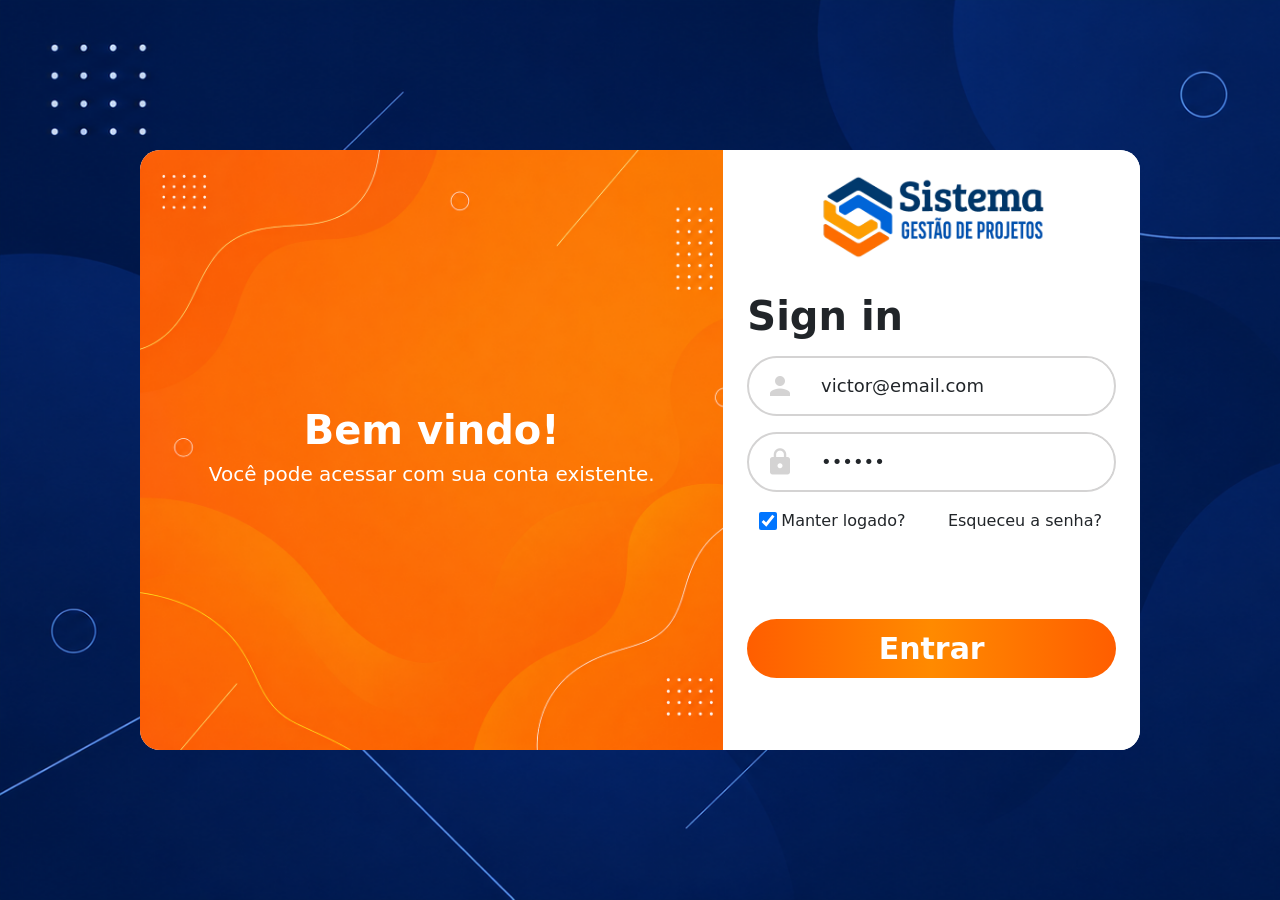
<file: login.html>
<!DOCTYPE html>
<html lang="en">

<head>
    <meta charset="UTF-8">
    <meta name="viewport" content="width=device-width, initial-scale=1.0">
    <title>Sistema Gestão de Projetos</title>
    <link rel="icon" type="image/png" href="img/icon.png">
    <link href="https://fonts.googleapis.com/css2?family=Material+Symbols+Outlined" rel="stylesheet" />
    <link href="https://fonts.googleapis.com/icon?family=Material+Icons" rel="stylesheet">
    <link rel="stylesheet" href="css/bootstrap.css">
    <link rel="stylesheet" href="css/style.css">
</head>

<body>
    <div class="container-fluid backgroundLogin">
        <div class="row">
            <!-- JANELA -->
            <div class="col-12 d-flex align-items-center justify-content-center" style="height: 100vh;">
                <!-- BLOCO DE BOAS VINDAS -->
                <div class="card row overflow-hidden">
                    <div
                        class="col-5 col-md-7 h-100 d-flex flex-column align-items-center justify-content-center boardWelcome">
                        <h1 class="text-white"><b>Bem vindo!</b></h1>
                        <h5 class="text-white">Você pode acessar com sua conta existente.</h5>
                    </div>
                    <!-- COLUNA DE LOGIN -->
                    <div class="col-7 col-md-5 h-100 px-0 d-flex align-items-center justify-content-center bg-white">
                        <!-- ÁREA DE LOGIN -->
                        <div class="w-100 h-100 mx-3 px-2 ">
                            <div class="row">
                                <div class="col-12 d-flex align-items-center justify-content-center my-4 mx-0">
                                    <img src="img/logo_2.png" alt="" style="width: clamp(150px, 30vw, 230px)">
                                </div>
                            </div>

                            <h1 class="my-2 mx-0"><b>Sign in</b></h1>

                            <form action="">
                                <!-- EMAIL -->
                                <div class="my-3 mx-0 inputLogin overflow-hidden">
                                    <div class="row input-group d-flex align-items-center h-100 m-0">
                                        <div
                                            class="col-2 h-100 d-flex flex-row align-items-center justify-content-center  px-0">
                                            <span class="material-icons">person</span>
                                        </div>
                                        <div class="col-10 h-100 px-0">
                                            <input type="email" id="emailLogin" name="emailLogin" class="form-control camposLogin"
                                                placeholder="email@email.com" autocomplete="off" required>
                                            <div class="invalid-feedback">Informe o email.</div>
                                        </div>
                                    </div>
                                </div>

                                <!-- SENHA -->
                                <div class="mb-3 inputLogin overflow-hidden px-0">
                                    <div class="row input-group d-flex align-items-center h-100 m-0">
                                        <div
                                            class="col-2 h-100 d-flex flex-row align-items-center justify-content-center  px-0">
                                            <span class="material-icons">lock</span>
                                        </div>
                                        <div class="col-10 h-100 px-0">
                                            <input type="password" id="senhaLogin" name="senhaLogin"
                                                class="form-control camposLogin" placeholder="Senha" maxlength="19"
                                                autocomplete="off" required>
                                            <div class="invalid-feedback">Insira uma senha</div>

                                        </div>
                                    </div>
                                </div>
                                <!-- MANTER LOGADO E ESQUECEU A SENHA -->
                                <div class="mb-3 overflow-hidden px-0">
                                    <div class="row input-group d-flex align-items-center h-100 m-0 ">

                                        <div class="col-12 col-md-6 d-flex align-items-center text-nowrap gap-1">
                                            <input type="checkbox" id="manterLogado" name="manterLogado" checked
                                                style="width: 18px; height:18px;cursor: pointer;">
                                            <label for="manterLogado">Manter logado?</label>
                                        </div>

                                        <div class="col-12 col-md-6 d-flex justify-content-end">
                                            <button type="button" class="btn p-0" onclick="">Esqueceu a
                                                senha?</button>
                                        </div>
                                    </div>
                                </div>

                                <div class="row my-2 ">
                                    <div class="col-12 px-0 d-flex align-items-center justify-content-center">
                                        <p id="MensagemErroLogin" style="text-align: center; color: red; font-size: 15px; cursor:default;">
                                        </p>
                                    </div>

                                </div>
                                <!-- BOTAO ENTRAR -->
                                <div class="overflow-hidden">
                                    <div class="row input-group d-flex align-items-center m-0">
                                        <div class="col-12 px-0">
                                            <button type="button" class="btn btLogin w-100 d-flex"
                                                onclick="autenticacaoLogin()">Entrar</button>
                                        </div>
                                    </div>
                                </div>

                            </form>
                        </div>
                        <!-- FIM DA AREA DE LOGIN -->
                    </div>
                    <!-- FIM DA COLUNA DE LOGIN -->
                </div>
                <!-- FIM DO BLOCO DE BOAS VINDAS -->
            </div>
        </div>
        <!-- FIM DA JANELA -->
    </div>



    <script src=" js/bootstrap.js">
    </script>
    <script src="js/main.js"></script>
    <script src="js/login.js"></script>

    </script>
</body>

</html>
</file>
<file: css/style.css>
:root {
    --cor-primaria: #172135;
    --cor-secundaria: #dfdfdf;
    --cor-menuSelecionado: #303f73;
    --cor-menuHover: #3c4e8f;
    --cor-geral: aliceblue;
    --font-textos: 'Segoe UI', Tahoma, Geneva, Verdana, sans-serif;
    --cor-login: rgb(212, 211, 211);
    --cor-siglasBG: orange;


    --cor-icone-projetos: 0, 102, 255;
    --cor-icone-tarefas: 0, 102, 255;
    --cor-icone-concluidos: 37, 230, 117;
    --cor-icone-atrasadas: 238, 22, 22;
    --opacidade-icone: 0.15;

    --teste: dashCards col-sm-12 col-md-12 col-lg-6 col-xl-3;
}

a {
    text-decoration: none;
}

span.material-icons {
    font-size: 25px;
    margin-right: 10px;
}

/* ----------------> PÁGINA LOGIN <----------------*/

.camposLogin.is-invalid:focus {
    box-shadow: none;
}

.backgroundLogin {
    height: 100vh;
    width: 100vw;
    background-image: url(../img/background.png);
    background-repeat: no-repeat;
    background-size: cover;
}

.backgroundLogin .card {
    height: 600px;
    width: 1000px;
    border-radius: 20px;
    border: none;
}

.input-group .material-icons {
    font-size: 30px;
    color: var(--cor-login);
}

.inputLogin {
    border-radius: 50px;
    height: 60px;
    padding: 0px;
    border: 2px solid;
    border-color: var(--cor-login);
}

.inputLogin input {
    line-height: 0;
    font-size: clamp(12px, 1.5vw, 18px);
    border: none;
    height: 100%;
    width: 100%;
}

.inputLogin input:focus {
    outline: none;
    box-shadow: none;
}

.btLogin {
    background: linear-gradient(to right,
            #ff5e00,
            #ff8a00,
            #ff5e00);
    font-weight: bold;
    color: white;
    font-size: 30px;
    align-items: center;
    justify-content: center;
    border-radius: 30px;
}

.boardWelcome {
    background-image: url(../img/loginBG.png);
    background-repeat: no-repeat;
    background-size: cover;
    text-align: center;
}

/* ----------------> BARRA LATERAL E MENU <----------------*/
.barraLateral {
    min-height: 100vh;
    background-color: var(--cor-primaria);
    position: sticky;
    top: 0;
    display: flex;
    flex-direction: column;
}

.logo {
    width: 100%;
    height: 80px;
    display: flex;
    justify-content: center;
    align-items: center;
}

.logo img {
    max-width: 100%;
    height: auto;
}

.menu {
    padding: 0px;
}

.menu ul {
    list-style-type: none;
    padding: 0px;
    margin: 0px;
}

.menu ul li {
    display: flex;
}

.menuItem {
    background-color: var(--cor-primaria);
    width: 100%;
    margin: 2px 0px;
    padding: 15px 10px;
    border-radius: 10px;
    color: rgb(255, 255, 255);
    font-weight: bold;
    transition: 0.5s;
    display: flex;
    align-items: center;
    font-size: clamp(12px, 1.3vw, 18px);
    white-space: nowrap;
}

.menuItem:hover {
    background-color: var(--cor-menuHover);
}

.menu a.active {
    background-color: var(--cor-menuSelecionado);
}

/* ----------------> GERAL <----------------*/

.geral {
    height: 100vh;
    background-color: var(--cor-geral);
    flex: 1;
    overflow-y: auto;
    overflow-x: hidden;
    padding: 0px;
    margin: 0px;
}

/* ----------------> BARRA SUPERIOR E PERFIL <----------------*/
.barraSuperior {
    height: fit-content;
    background-color: var(--cor-geral);
    padding: 0px;
    position: sticky;
    top: 0;
    z-index: 100;
}

.barraPerfil {
    height: 80px;
}

.userPerfil {
    align-self: center;
    width: fit-content;
    height: fit-content;
    flex-direction: row;
    align-items: center;
    justify-content: flex-end;
    margin-left: auto;
    padding: 0px 15px;
    margin-right: 15px;
    gap: 5px;
}



/* ----------------> BARRA DE AÇÕES <----------------*/
.barraAcoes {
    position: sticky;
    top: 140px;
    z-index: 99;
    padding: 10px 15px;
}
.siglaNome{
    width: 40px;
    height: 40px;
    min-width: 40px;
    background-color:var(--cor-siglasBG);
     color: white;
     padding: 4px;
     font-size: 20px;
}
/* ----------------> BARRA TITULO E CONTEUDO <----------------*/
.barraTitulo {
    height: 50px;
    background-color: var(--cor-primaria);
    display: flex;
    align-items: center;
    padding-left: 20px;
    font-size: 25px;
    font-weight: bold;
    color: white;
    margin: 0;
    box-shadow: rgba(0, 0, 0, 0.5) 0px 5px 5px;

}

.conteudo {
    height: 100vh;
    margin: 0px;
    padding: 0px;
    margin-top: 10px;
}

/* ----------------> Dashboard <----------------*/
.barraCorCards {
    height: 10px;
    background: linear-gradient(to right,
            #ff5e00,
            #ff8a00,
            #ff5e00);
}

.dashCards {
    height: 200px;
    padding: 10px 10px;
}

.dashCards .card {
    height: 100%;
    justify-content: center;
    border-radius: 15px;
    border: none;
    overflow: hidden;
}

.dashCards .dashInfo {
    justify-content: center;
    display: flex;
    align-items: center;
    flex-direction: column;
    color: black;
    gap: 5px;
    text-align: center;

}

.dashInfo .icones {
    border-radius: 500px;
    padding: 10px;
    align-items: center;
    justify-content: center;
    display: flex;
}

.dashInfo h6 {
    font-size: clamp(12px, 2vw, 16px);
}

.card span {
    font-size: 60px;
    margin: 0px;
}

h2.h2numeros {
    font-size: 55px;
    margin: 0px;
}

.tituloCard {
    font-size: clamp(16px, 2vw, 25px);
}

/* ----------------> Dashboard tarefas <----------------*/

.dashTarefas {
    padding: 10px 10px;
}

.dashTarefas .card {
    border-radius: 15px;
    border: none;
    height: 400px;
    min-height: 250px;
    padding: 0px 30px;
    font-size: 10px;
    overflow: hidden;
}

.graficoTarefas {
    height: 95%;
    display: flex;
    align-items: center;
    justify-content: center;
    /* background-color: cadetblue; */
    gap: 3px;

    padding: 0px;
}

/* ----------------> Projetos <----------------*/
table {

    table-layout: fixed;

    width: 100%;
}

.cabecalhoTabela th {
    background-color: var(--cor-primaria);
    color: white;    
    
}
tr{
    white-space: nowrap;
    text-align: center;
    background-color:rgb(24, 100, 24);
}
</file>
